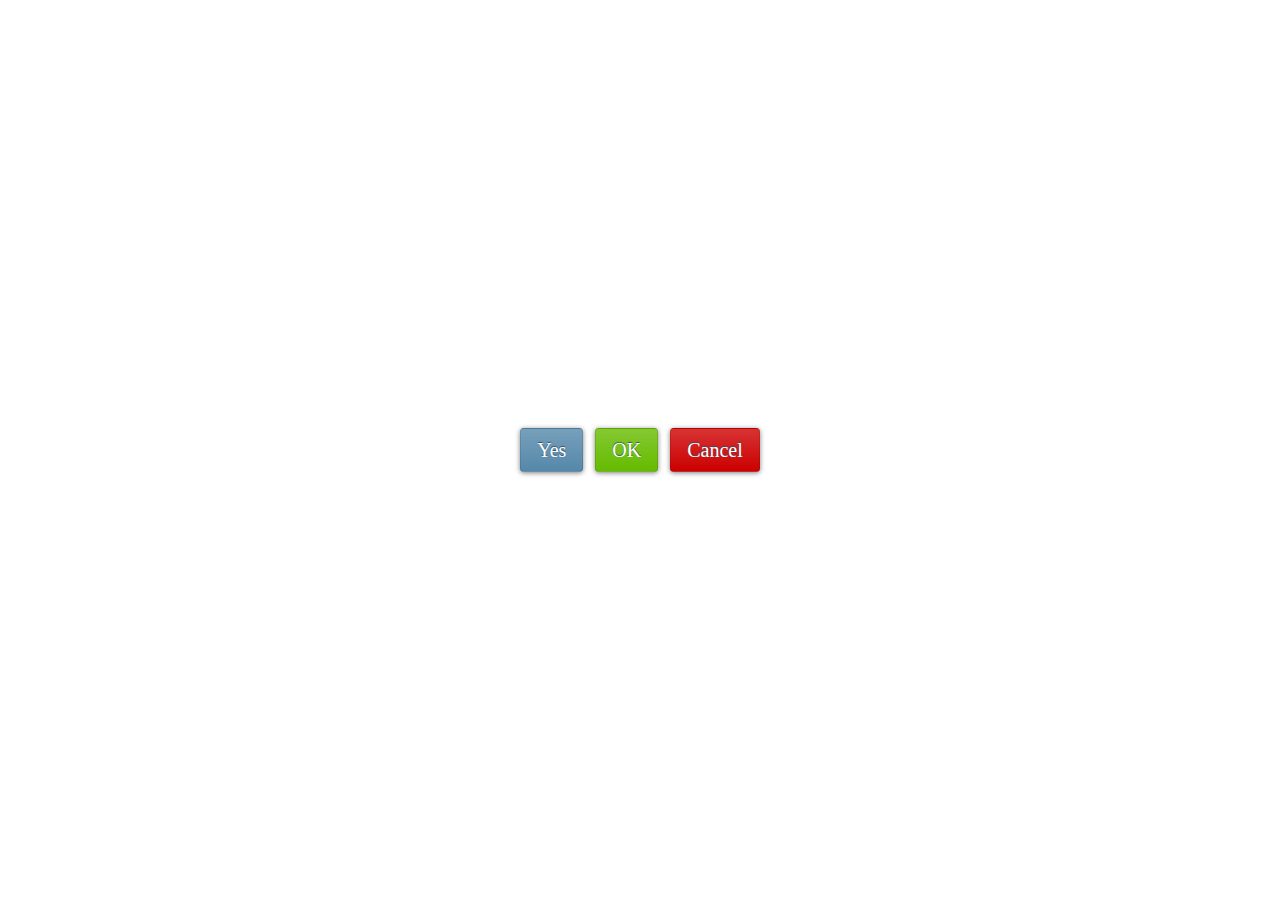
<file: chapter01/index.html>
<!DOCTYPE html>
<html>

<head>
    <meta charset="utf-8"></meta>
    <title>Chapter 01</title>
    <link href="./style.css" type="text/css" rel="stylesheet"></link>
</head>

<body>
    <div class="buttons">
        <div class="button">
            Yes
        </div>
        <div class="button green">
            OK
        </div>
        <div class="button red">
            Cancel
        </div>
    </div>
</body>

</html>
</file>
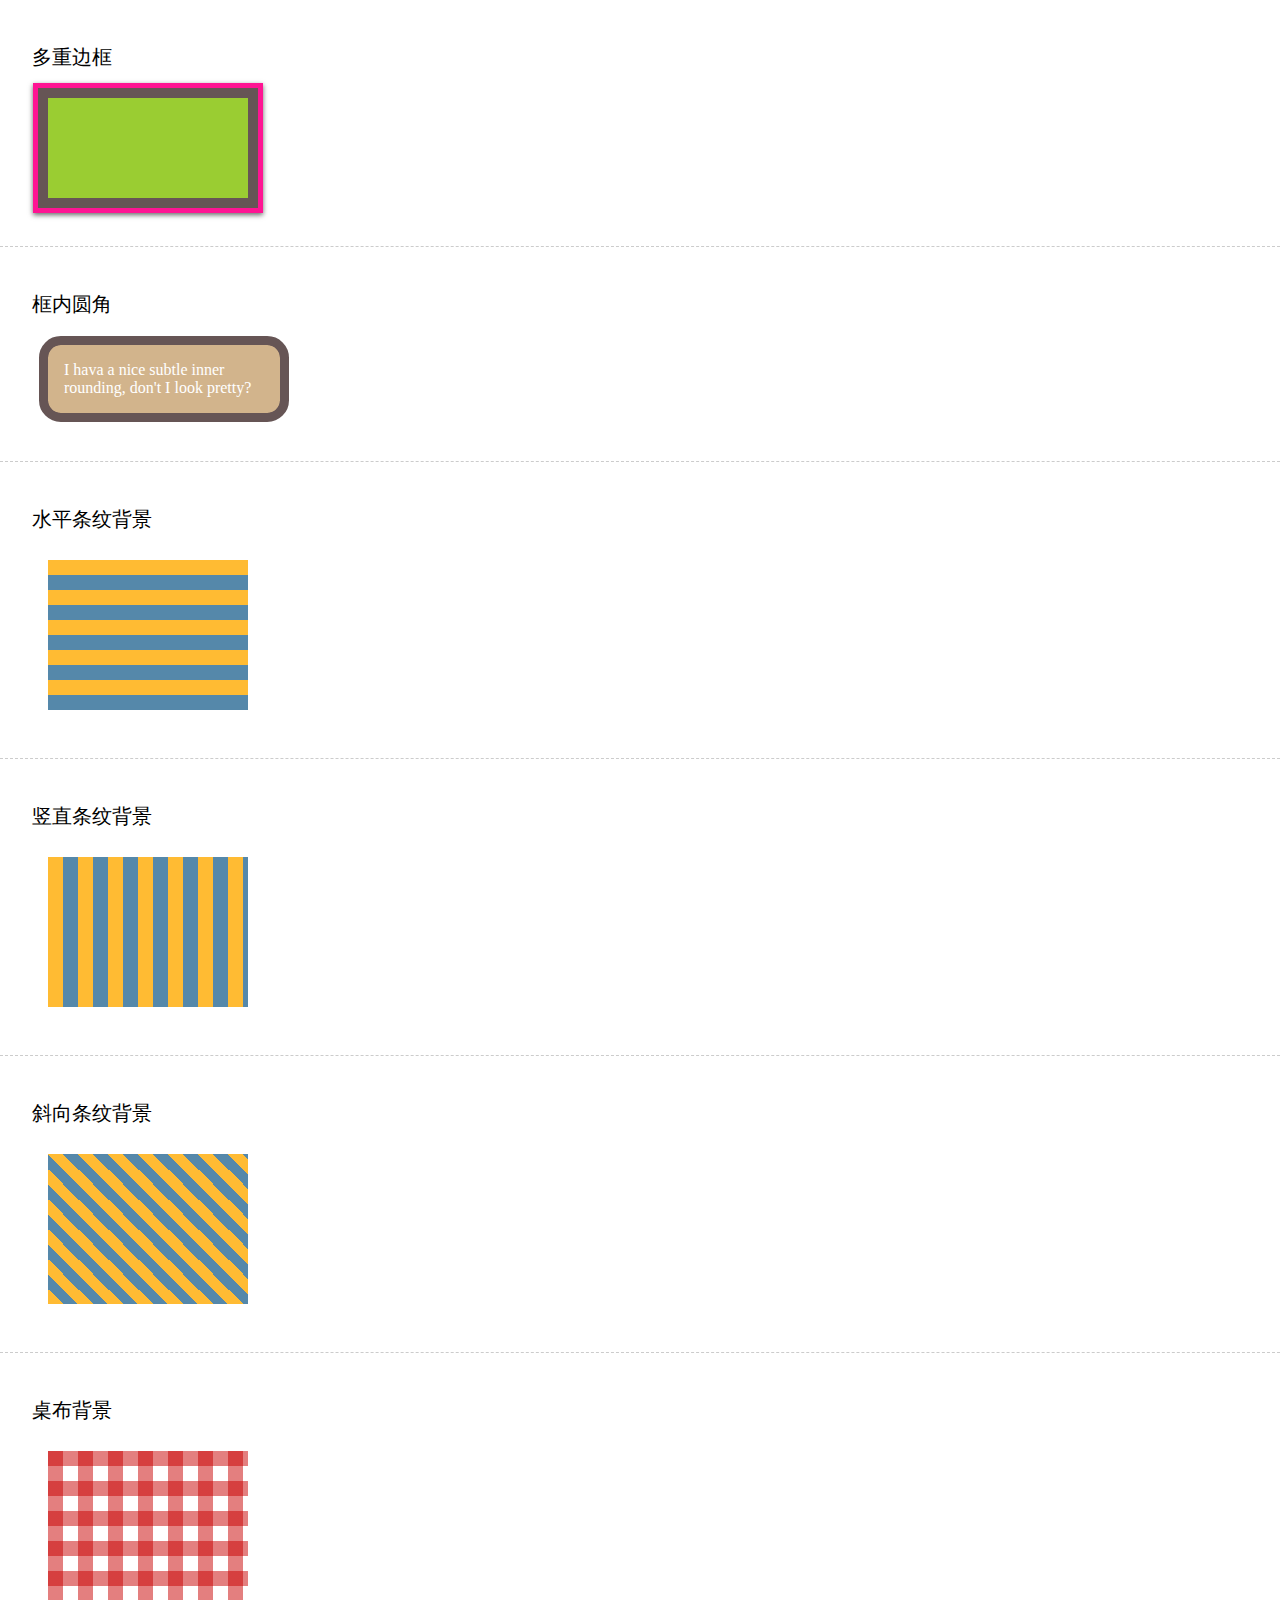
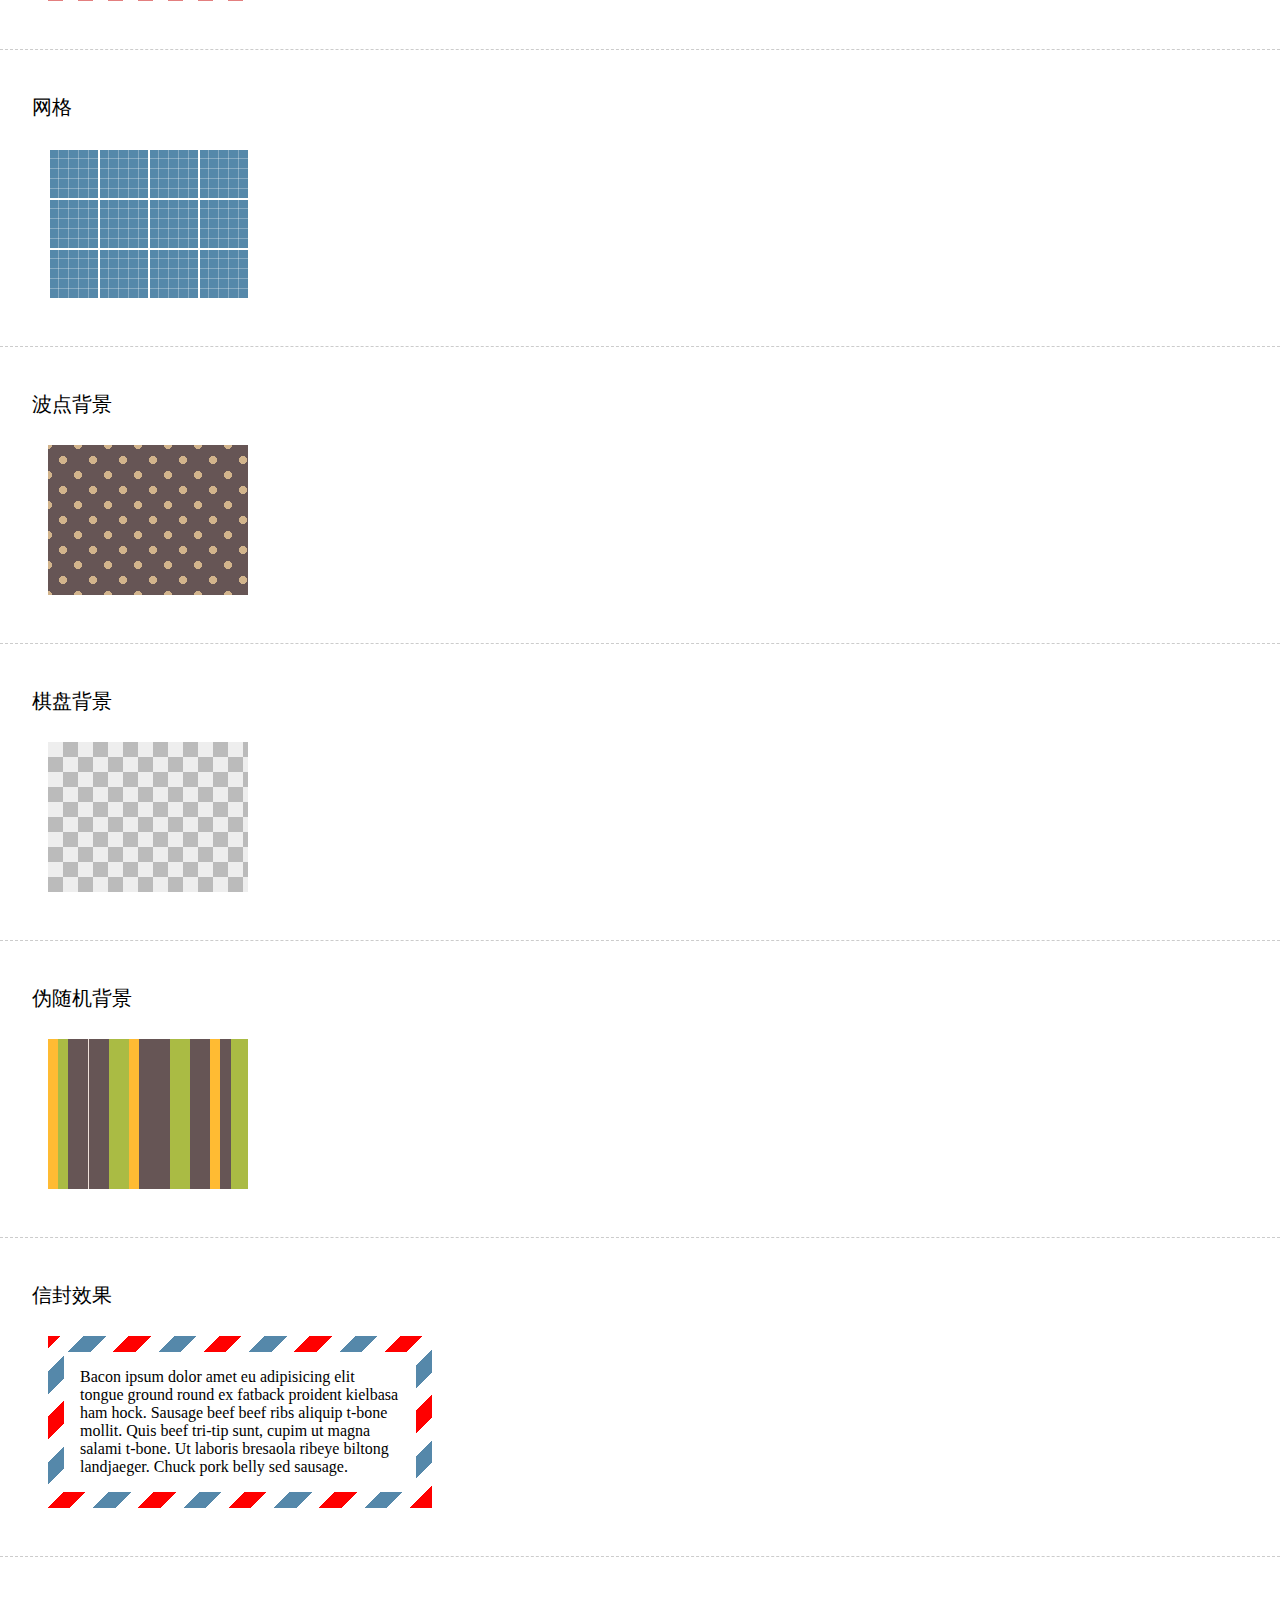
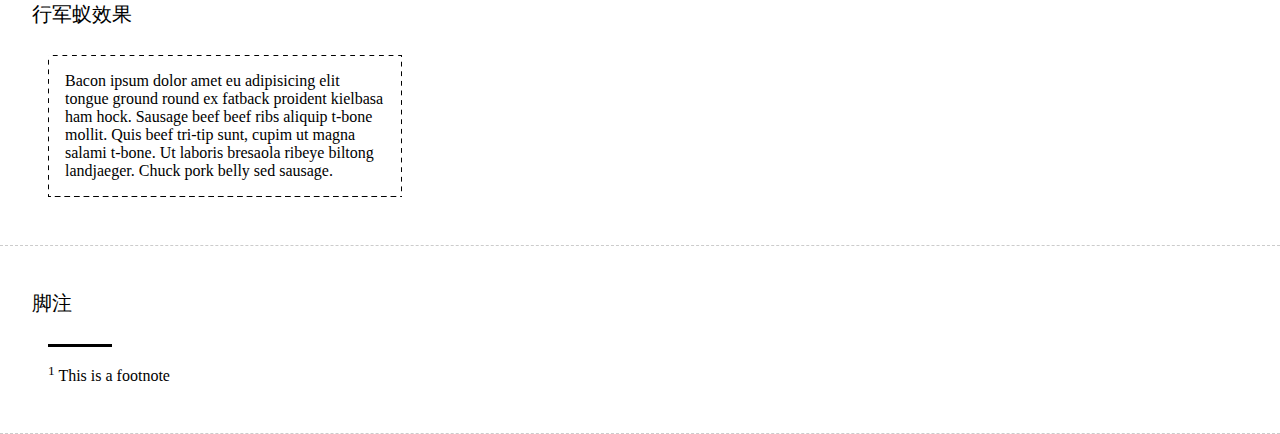
<file: chapter02/index.html>
<!DOCTYPE html>
<html>

<head>
    <meta charset="utf-8"></meta>
    <title>Chapter 02</title>
    <link href="./style.css" type="text/css" rel="stylesheet"></link>
</head>

<body>
    <div class="item">
        <div class="header">多重边框</div>
        <div class="content">
            <div class="multiple-borders"></div>
        </div>
    </div>
    <div class="item">
        <div class="header">框内圆角</div>
        <div class="content">
            <div class="inner-rounding">
                I hava a nice subtle inner rounding, don't I look pretty?
            </div>
        </div>
    </div>
    <div class="item">
        <div class="header">水平条纹背景</div>
        <div class="content">
            <div class="horizontal-stripes"></div>
        </div>
    </div>
    <div class="item">
        <div class="header">竖直条纹背景</div>
        <div class="content">
            <div class="vertical-stripes"></div>
        </div>
    </div>
    <div class="item">
        <div class="header">斜向条纹背景</div>
        <div class="content">
            <div class="diagonal-stripes"></div>
        </div>
    </div>
    <div class="item">
        <div class="header">桌布背景</div>
        <div class="content">
            <div class="tablecloth"></div>
        </div>
    </div>
    <div class="item">
        <div class="header">网格</div>
        <div class="content">
            <div class="blueprint"></div>
        </div>
    </div>
    <div class="item">
        <div class="header">波点背景</div>
        <div class="content">
            <div class="polka"></div>
        </div>
    </div>
    <div class="item">
        <div class="header">棋盘背景</div>
        <div class="content">
            <div class="checkerboard"></div>
        </div>
    </div>
    <div class="item">
        <div class="header">伪随机背景</div>
        <div class="content">
            <div class="cicada-stripes"></div>
        </div>
    </div>
    <div class="item">
        <div class="header">信封效果</div>
        <div class="content">
            <div class="vintage-envelope">
                Bacon ipsum dolor amet eu adipisicing elit tongue ground round ex fatback proident kielbasa ham hock. Sausage beef beef ribs aliquip t-bone mollit. Quis beef tri-tip sunt, cupim ut magna salami t-bone. Ut laboris bresaola ribeye biltong landjaeger. Chuck
                pork belly sed sausage.
            </div>
        </div>
    </div>
    <div class="item">
        <div class="header">行军蚁效果</div>
        <div class="content">
            <div class="marching-ants">
                Bacon ipsum dolor amet eu adipisicing elit tongue ground round ex fatback proident kielbasa ham hock. Sausage beef beef ribs aliquip t-bone mollit. Quis beef tri-tip sunt, cupim ut magna salami t-bone. Ut laboris bresaola ribeye biltong landjaeger. Chuck
                pork belly sed sausage.
            </div>
        </div>
    </div>
    <div class="item">
        <div class="header">脚注</div>
        <div class="content">
            <div class="footnote">
                <sup>1</sup>
                This is a footnote
            </div>
        </div>
    </div>
</body>

</html>
</file>
<file: chapter01/style.css>
body {
    font-size: 16px;
    display: flex;
    min-height: 100vh;
    margin: 0;
}

.buttons {
    margin: auto;
    display: flex;
}

.buttons > .button {
    margin: .3em;
}

.button {
    padding: .3em .8em;
    border: 1px solid rgba(0, 0, 0, .1);
    background: #58a linear-gradient(hsla(0, 0%, 100%, .2), transparent);
    border-radius: .2em;
    box-shadow: 0 .05em .25em rgba(0, 0, 0, .5);
    color: white;
    text-shadow: 0 -.05em .05em #335166;
    font-size: 125%;
    line-height: 1.5;
    text-align: center;
}

.button.green {
    background-color: #6b0;
}

.button.red {
    background-color: #c00;
}
</file>
<file: chapter02/style.css>
body {
    font-size: 16px;
    display: flex;
    min-height: 100vh;
    margin: 0;
    flex-direction: column;
}

body>.item {
    padding: 2em;
    display: flex;
    flex-direction: column;
    justify-content: flex-start;
    border-bottom: 1px dashed #ccc;
}

.item .header {
    padding: .5em 0;
    font-size: 125%;
    line-height: 1.5;
}

.item .content {
    padding: 1em;
}

.multiple-borders {
    background: yellowgreen;
    box-shadow: 0 0 0 10px #655, 0 0 0 15px deeppink, 0 2px 5px 15px rgba(0, 0, 0, .6);
    height: 100px;
    width: 200px;
}

.inner-rounding {
    width: 200px;
    background: tan;
    border-radius: .8em;
    padding: 1em;
    box-shadow: 0 0 0 .4em #655;
    outline: .6em solid #655;
    color: white;
}

.horizontal-stripes {
    width: 200px;
    height: 150px;
    background: linear-gradient(#fb3 50%, #58a 50%);
    background-size: 100% 30px;
}

.vertical-stripes {
    width: 200px;
    height: 150px;
    background: linear-gradient(90deg, #fb3 50%, #58a 50%);
    background-size: 30px 100%;
}

.diagonal-stripes {
    width: 200px;
    height: 150px;
    background: linear-gradient(45deg, #fb3 25%, #58a 0, #58a 50%, #fb3 0, #fb3 75%, #58a 0);
    background-size: 30px 30px;
}

.tablecloth {
    width: 200px;
    height: 150px;
    background: linear-gradient(90deg, rgba(200, 0, 0, .5) 50%, transparent 0), linear-gradient(rgba(200, 0, 0, .5) 50%, transparent 0);
    background-size: 30px 30px;
}

.blueprint {
    width: 200px;
    height: 150px;
    background-color: #58a;
    background-image: linear-gradient(90deg, white 2px, transparent 0), linear-gradient(white 2px, transparent 0), linear-gradient(hsla(0, 0%, 100%, .3) 1px, transparent 0), linear-gradient(90deg, hsla(0, 0%, 100%, .3) 1px, transparent 0);
    background-size: 50px 50px, 50px 50px, 10px 10px, 10px 10px;
}

.polka {
    width: 200px;
    height: 150px;
    background-color: #655;
    background-image: radial-gradient(tan 20%, transparent 0), radial-gradient(tan 20%, transparent 0);
    background-size: 30px 30px;
    background-position: 0 0, 15px 15px;
}

.checkerboard {
    width: 200px;
    height: 150px;
    background-color: #eee;
    background-image: linear-gradient(45deg, #bbb 25%, transparent 0), linear-gradient(45deg, transparent 75%, #bbb 0), linear-gradient(45deg, #bbb 25%, transparent 0), linear-gradient(45deg, transparent 75%, #bbb 0);
    background-size: 30px 30px;
    background-position: 0 0, 0 0, 15px -15px, -15px 15px;
}

.cicada-stripes {
    width: 200px;
    height: 150px;
    background: hsl(20, 40%, 90%);
    background-image: linear-gradient(90deg, #fb3 10px, transparent 0), linear-gradient(90deg, #ab4 20px, transparent 0), linear-gradient(90deg, #655, 40px, transparent 0);
    background-size: 81px 100%, 61px 100%, 41px 100%;
}

.vintage-envelope {
    padding: 1em;
    border: 16px solid transparent;
    border-image: 16 repeating-linear-gradient(-45deg, red 0, red 1em, transparent 0, transparent 2em, #58a 0, #58a 3em, transparent 0, transparent 4em);
    max-width: 20em;
}

@keyframes ants {
    to {background-position: 100% 100%}
}

.marching-ants {
    padding: 1em;
    max-width: 20em;
    border: 1px solid transparent;
    background:
        linear-gradient(white, white) padding-box,
        repeating-linear-gradient(-45deg, black 0, black 25%, white 0, white 50%) 0 / .6em .6em;
    animation: ants 12s linear infinite;
}

.footnote {
    border-top: .2em solid transparent;
    border-image: 100% 0 0 linear-gradient(90deg, currentColor 4em, transparent 0);
    padding-top: 1em;
}
</file>
